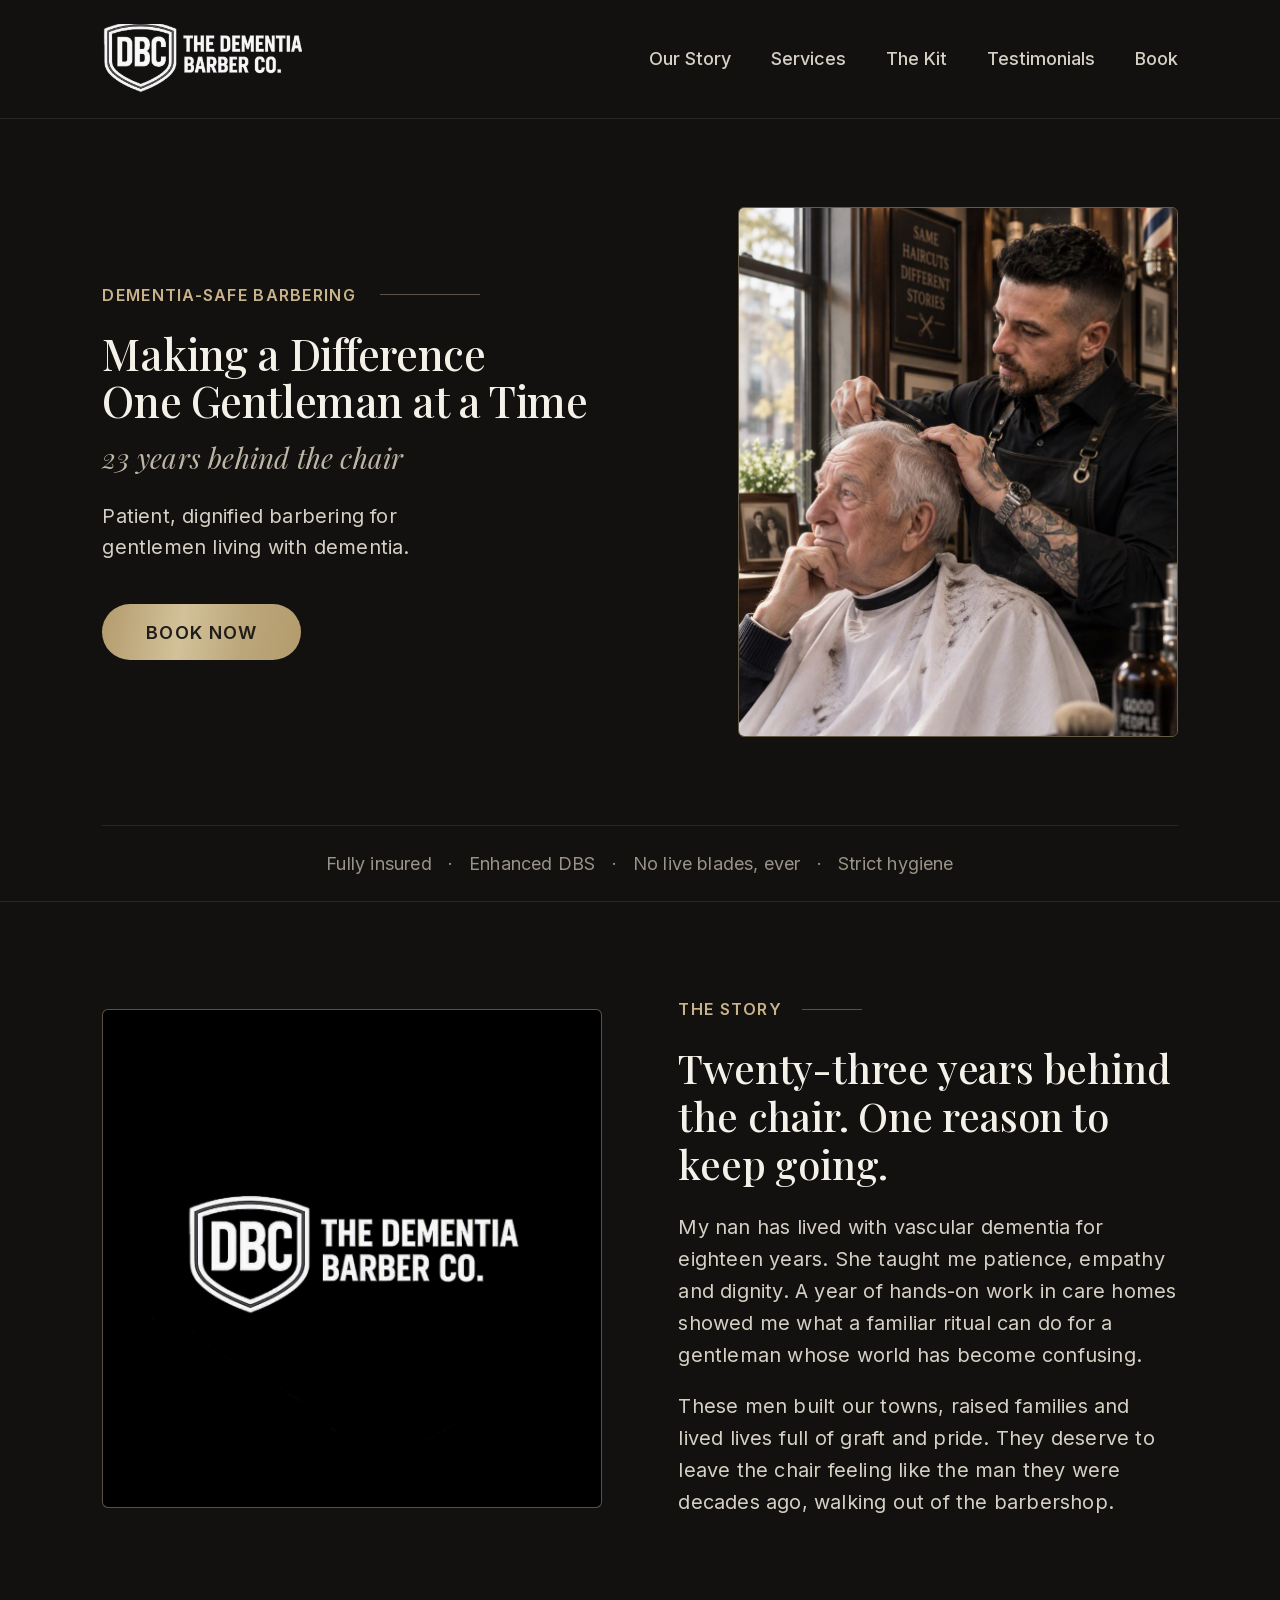
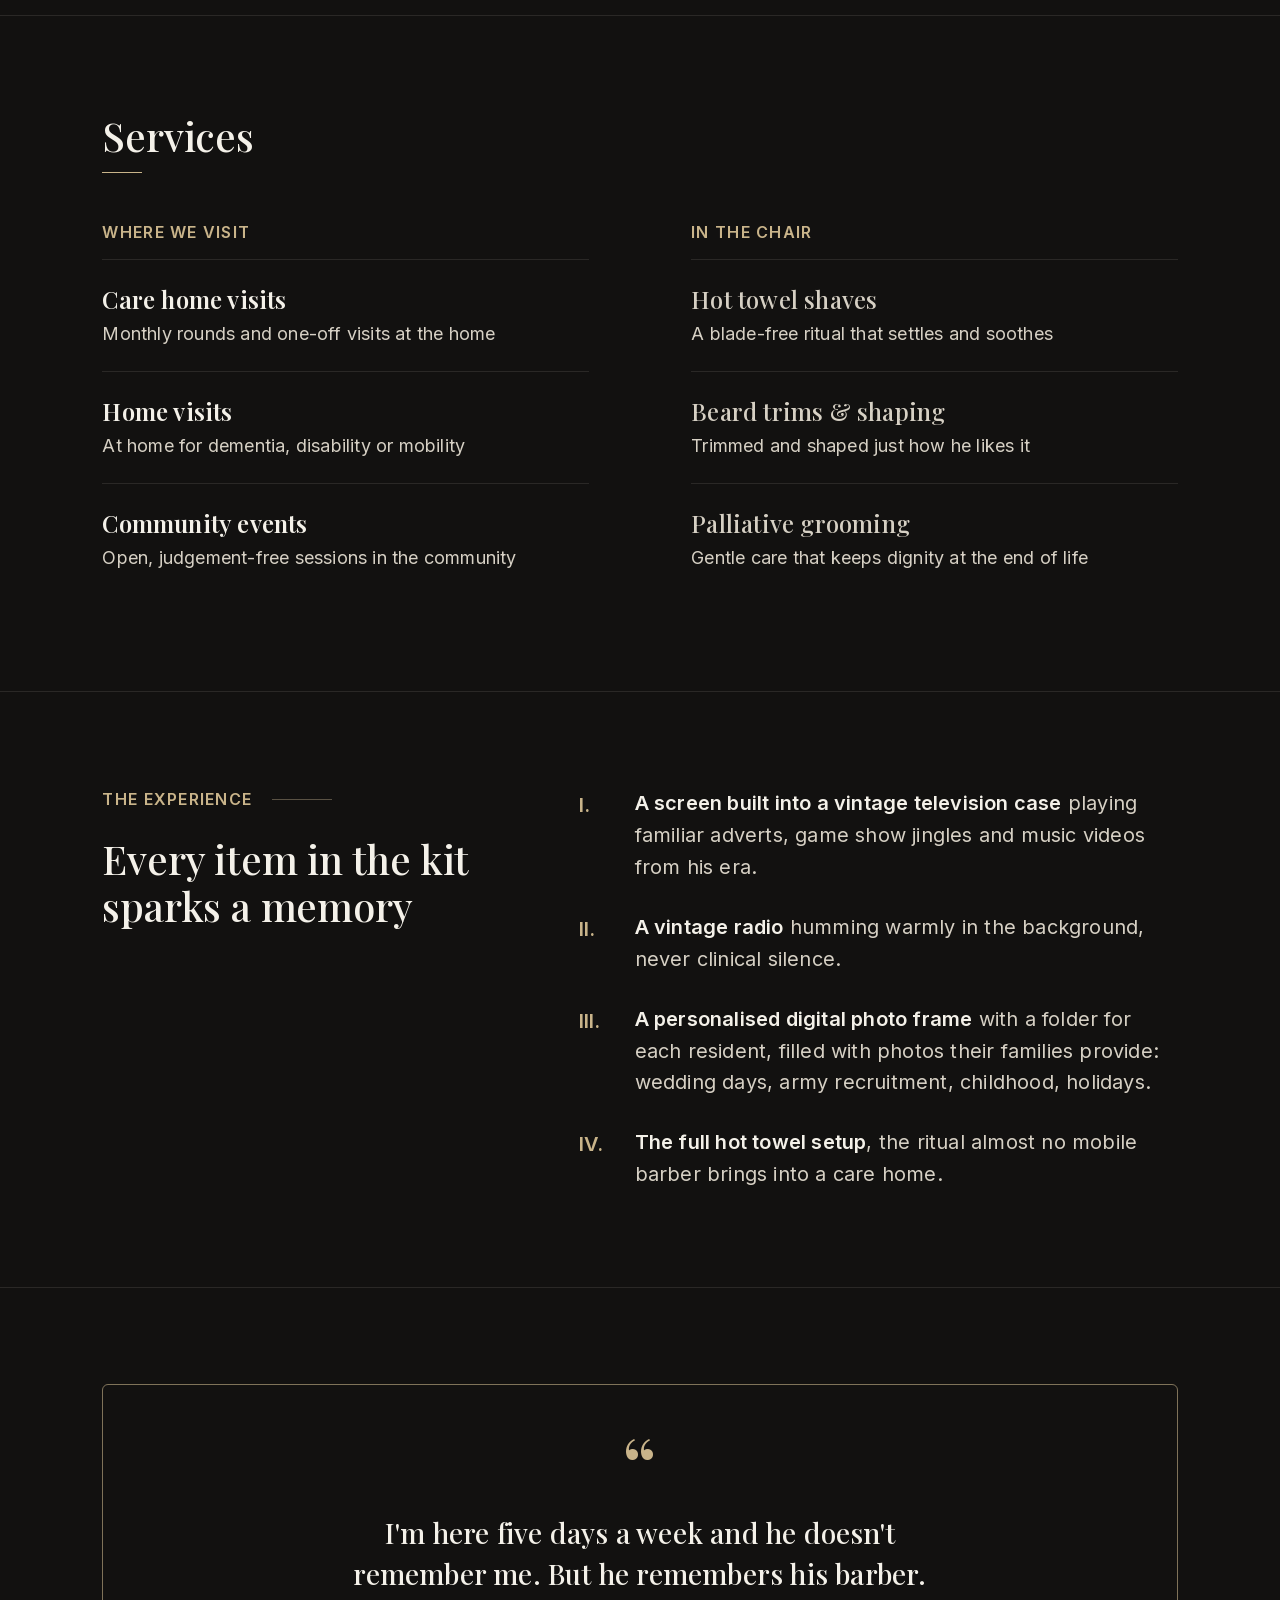
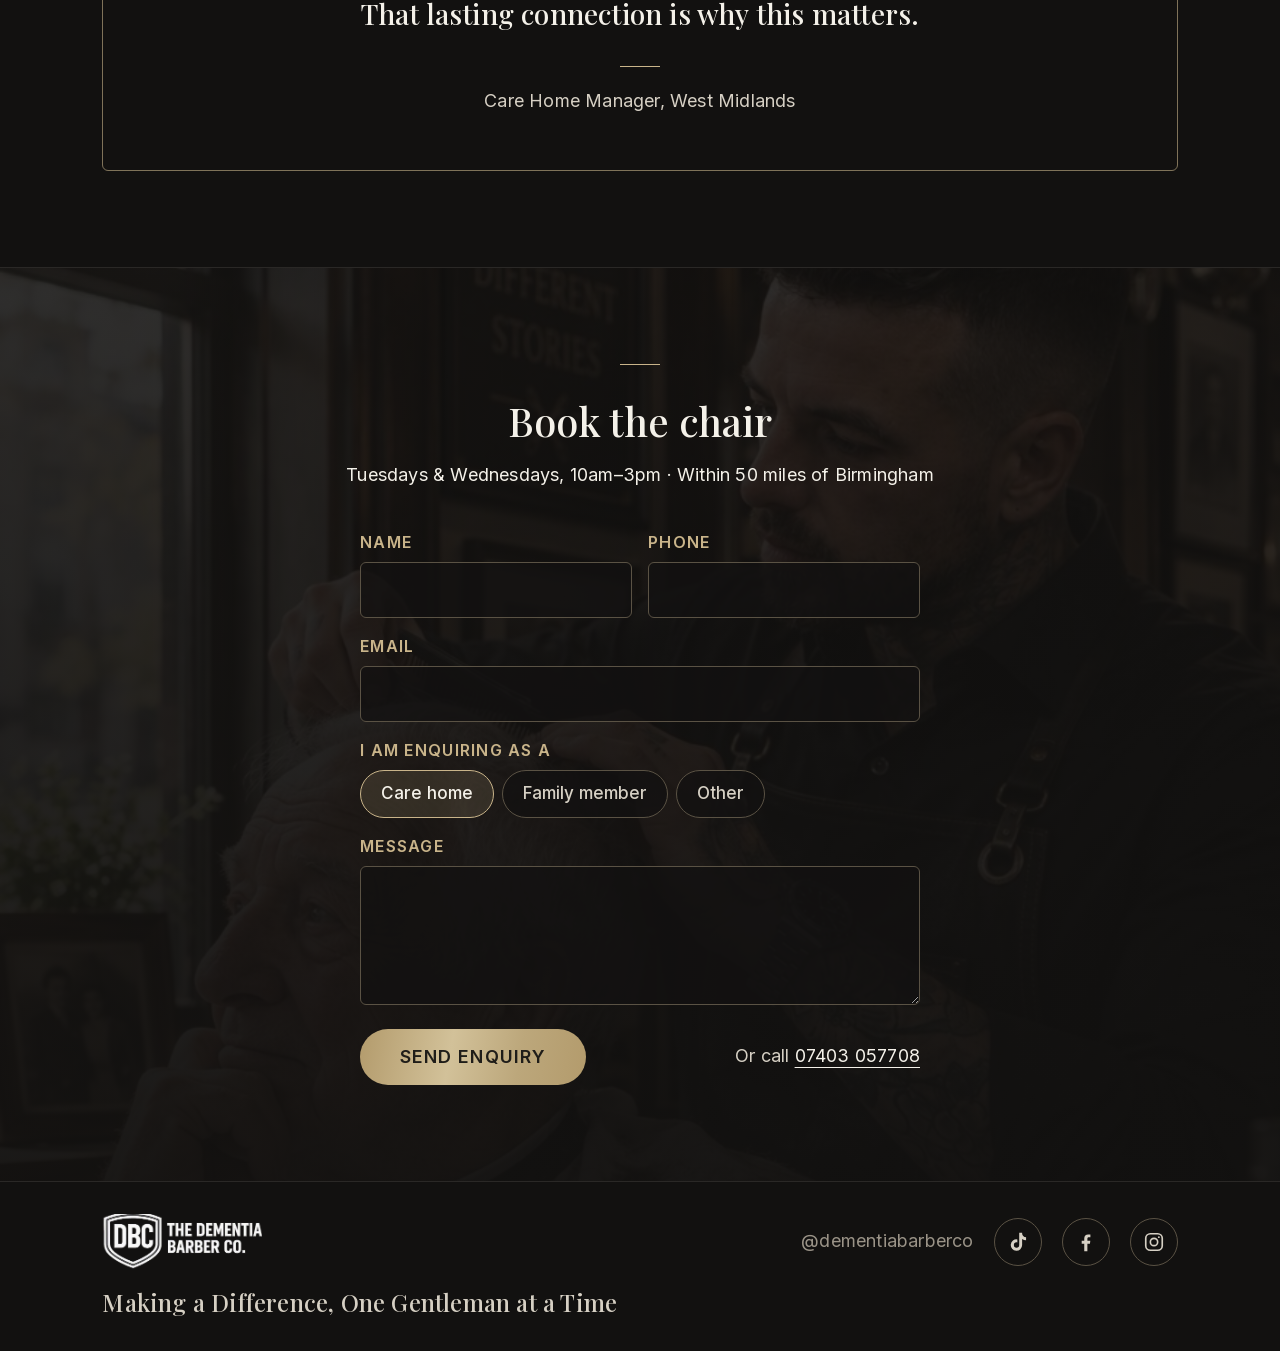
<file: index.html>
<!DOCTYPE html>
<html lang="en-GB">
<head>
  <meta charset="utf-8">
  <meta name="viewport" content="width=device-width, initial-scale=1">
  <title>The Dementia Barber Co. | Dementia-safe barbering in the West Midlands</title>
  <meta name="description" content="Patient, dignified barbering for gentlemen living with dementia. Care home and home visits within 50 miles of Birmingham. 23 years behind the chair.">
  <meta name="theme-color" content="#121110">
  <meta property="og:title" content="The Dementia Barber Co.">
  <meta property="og:description" content="Making a difference, one gentleman at a time. Dementia-safe barbering for care homes and families.">
  <meta property="og:type" content="website">
  <meta property="og:image" content="images/chris-at-the-chair.jpg">
  <link rel="icon" type="image/png" href="images/favicon.png">
  <link rel="apple-touch-icon" href="images/apple-touch-icon.png">
  <link rel="preload" href="fonts/playfair-latin.woff2" as="font" type="font/woff2" crossorigin>
  <link rel="preload" href="fonts/inter-latin.woff2" as="font" type="font/woff2" crossorigin>
  <link rel="stylesheet" href="styles.css">
  <script>document.documentElement.classList.add('js');</script>
</head>
<body>
  <a class="skip-link" href="#main">Skip to content</a>

  <header class="hdr wrap">
    <a href="#top" class="logo-wrap" aria-label="The Dementia Barber Co. home">
      <img src="images/logo.jpg" alt="" width="1060" height="773">
    </a>
    <nav class="site-nav" aria-label="Main">
      <a href="#story">Our Story</a>
      <a href="#services">Services</a>
      <a href="#kit">The Kit</a>
      <a href="#testimonials">Testimonials</a>
      <a href="#book">Book</a>
    </nav>
    <button type="button" class="nav-burger" aria-label="Open menu" aria-expanded="false" aria-controls="mobile-menu">
      <span></span><span></span><span></span>
    </button>
  </header>
  <nav id="mobile-menu" class="mobile-menu" aria-label="Main" hidden>
    <a href="#story">Our Story</a>
    <a href="#services">Services</a>
    <a href="#kit">The Kit</a>
    <a href="#testimonials">Testimonials</a>
    <a href="#book">Book</a>
  </nav>

  <main id="main">
    <div id="top" class="wrap">
      <section class="sec hero">
        <div class="hero-text">
          <p class="eyebrow hero-label"><span>Dementia-Safe Barbering</span><span class="rule" aria-hidden="true"></span></p>
          <h1 class="hero-h1"><span>Making a Difference</span> <span>One Gentleman at a Time</span></h1>
          <p class="hero-sub">23 years behind the chair</p>
          <p class="hero-lede">Patient, dignified barbering for gentlemen living with dementia.</p>
          <div class="cta-row">
            <a href="#book" class="btn">Book Now</a>
          </div>
        </div>
        <img class="hero-photo framed" src="images/chris-at-the-chair.jpg" width="880" height="1320"
             alt="Chris Floyd combing an older gentleman's hair in a barbershop">
      </section>

      <div class="sec trust-wrap">
        <ul class="trust" aria-label="Our standards">
          <li>Fully insured</li>
          <li>Enhanced DBS</li>
          <li>No live blades, ever</li>
          <li>Strict hygiene</li>
        </ul>
      </div>

      <section id="story" class="sec grid2 story">
        <div class="side-img framed">
          <img src="images/logo.jpg" alt="The Dementia Barber Co. logo" width="1060" height="773" loading="lazy">
        </div>
        <div>
          <p class="eyebrow"><span>The Story</span><span class="rule rule-sm" aria-hidden="true"></span></p>
          <h2>Twenty-three years behind the chair. One reason to keep going.</h2>
          <p class="measure">My nan has lived with vascular dementia for eighteen years. She taught me patience, empathy and dignity. A year of hands-on work in care homes showed me what a familiar ritual can do for a gentleman whose world has become confusing.</p>
          <p class="measure">These men built our towns, raised families and lived lives full of graft and pride. They deserve to leave the chair feeling like the man they were decades ago, walking out of the barbershop.</p>
        </div>
      </section>

      <section id="services" class="sec">
        <div class="svc-head">
          <h2>Services</h2>
          <span class="rule rule-gold" aria-hidden="true"></span>
        </div>
        <div class="svc-grid">
          <div>
            <h3 class="eyebrow">Where we visit</h3>
            <dl class="svc-list">
              <div><dt>Care home visits</dt><dd>Monthly rounds and one-off visits at the home</dd></div>
              <div><dt>Home visits</dt><dd>At home for dementia, disability or mobility</dd></div>
              <div><dt>Community events</dt><dd>Open, judgement-free sessions in the community</dd></div>
            </dl>
          </div>
          <div>
            <h3 class="eyebrow">In the chair</h3>
            <dl class="svc-list svc-list-soft">
              <div><dt>Hot towel shaves</dt><dd>A blade-free ritual that settles and soothes</dd></div>
              <div><dt>Beard trims &amp; shaping</dt><dd>Trimmed and shaped just how he likes it</dd></div>
              <div><dt>Palliative grooming</dt><dd>Gentle care that keeps dignity at the end of life</dd></div>
            </dl>
          </div>
        </div>
      </section>

      <section id="kit" class="sec grid2 kit">
        <div>
          <p class="eyebrow"><span>The Experience</span><span class="rule rule-sm" aria-hidden="true"></span></p>
          <h2>Every item in the kit sparks a memory</h2>
        </div>
        <ol class="kit-list">
          <li><span class="num" aria-hidden="true">I.</span><span><strong>A screen built into a vintage television case</strong> playing familiar adverts, game show jingles and music videos from his era.</span></li>
          <li><span class="num" aria-hidden="true">II.</span><span><strong>A vintage radio</strong> humming warmly in the background, never clinical silence.</span></li>
          <li><span class="num" aria-hidden="true">III.</span><span><strong>A personalised digital photo frame</strong> with a folder for each resident, filled with photos their families provide: wedding days, army recruitment, childhood, holidays.</span></li>
          <li><span class="num" aria-hidden="true">IV.</span><span><strong>The full hot towel setup</strong>, the ritual almost no mobile barber brings into a care home.</span></li>
        </ol>
      </section>

      <section id="testimonials" class="sec" aria-label="Testimonials">
        <figure class="quote">
          <div class="quote-mark" aria-hidden="true">&ldquo;</div>
          <blockquote>I'm here five days a week and he doesn't remember me. But he remembers his barber. That lasting connection is why this matters.</blockquote>
          <span class="rule rule-gold rule-center" aria-hidden="true"></span>
          <figcaption>Care Home Manager, West Midlands</figcaption>
        </figure>
      </section>

      <section id="book" class="sec book">
        <img class="book-bg" src="images/chris-at-the-chair.jpg" alt="" aria-hidden="true" loading="lazy">
        <div class="book-inner">
          <span class="rule rule-gold rule-center" aria-hidden="true"></span>
          <h2>Book the chair</h2>
          <p class="book-meta">Tuesdays &amp; Wednesdays, 10am–3pm · Within 50 miles of Birmingham</p>

          <div class="form-done" role="status" hidden>
            <p class="form-done-title">Thank you</p>
            <p>Your email app should now be open with your message ready to send. Chris will be in touch soon.</p>
          </div>

          <form class="enquiry" action="mailto:dementiabarberco@outlook.com" method="post" enctype="text/plain">
            <div class="form-row">
              <label class="field">Name<input name="name" type="text" required autocomplete="name"></label>
              <label class="field">Phone<input name="phone" type="tel" autocomplete="tel"></label>
            </div>
            <label class="field">Email<input name="email" type="email" required autocomplete="email"></label>
            <fieldset class="field choice">
              <legend>I am enquiring as a</legend>
              <div class="choice-row">
                <label><input type="radio" name="type" value="Care home" checked><span>Care home</span></label>
                <label><input type="radio" name="type" value="Family member"><span>Family member</span></label>
                <label><input type="radio" name="type" value="Other"><span>Other</span></label>
              </div>
            </fieldset>
            <label class="field">Message<textarea name="message" rows="4" required></textarea></label>
            <div class="form-foot">
              <button type="submit" class="btn">Send enquiry</button>
              <p>Or call <a href="tel:07403057708">07403 057708</a></p>
            </div>
          </form>
        </div>
      </section>
    </div>
  </main>

  <footer class="sec ftr wrap">
    <div class="ftr-logo"><img src="images/logo.jpg" alt="The Dementia Barber Co." width="1060" height="773" loading="lazy"></div>
    <div class="social">
      <span>@dementiabarberco</span>
      <a href="https://www.tiktok.com/@dementiabarberco" target="_blank" rel="noopener" aria-label="TikTok"><svg width="22" height="22" viewBox="0 0 24 24" fill="currentColor" aria-hidden="true"><path d="M16.5 2h-3.2v13.3a2.9 2.9 0 1 1-2.9-2.9c.3 0 .6 0 .9.1V9.2a6.2 6.2 0 1 0 5.2 6.1V8.6a7.4 7.4 0 0 0 4.3 1.4V6.8A4.4 4.4 0 0 1 16.5 2z"/></svg></a>
      <a href="https://www.facebook.com/dementiabarberco" target="_blank" rel="noopener" aria-label="Facebook"><svg width="22" height="22" viewBox="0 0 24 24" fill="currentColor" aria-hidden="true"><path d="M13.5 22v-8.2h2.8l.4-3.3h-3.2V8.4c0-.9.3-1.6 1.6-1.6h1.7V3.9c-.3 0-1.3-.1-2.5-.1-2.5 0-4.2 1.5-4.2 4.3v2.4H7.3v3.3h2.8V22h3.4z"/></svg></a>
      <a href="https://www.instagram.com/dementiabarberco" target="_blank" rel="noopener" aria-label="Instagram"><svg width="22" height="22" viewBox="0 0 24 24" fill="none" stroke="currentColor" stroke-width="1.8" aria-hidden="true"><rect x="3" y="3" width="18" height="18" rx="5"/><circle cx="12" cy="12" r="4"/><circle cx="17.3" cy="6.7" r="1" fill="currentColor" stroke="none"/></svg></a>
    </div>
    <p class="ftr-tag">Making a Difference, One Gentleman at a Time</p>
  </footer>

  <script src="app.js"></script>
</body>
</html>
</file>
<file: styles.css>
/* ============================================================
   The Dementia Barber Co. — one-page site
   ============================================================ */

@font-face {
  font-family: 'Inter';
  font-style: normal;
  font-weight: 400 600;
  font-display: swap;
  src: url('fonts/inter-latin.woff2') format('woff2');
}
@font-face {
  font-family: 'Playfair Display';
  font-style: normal;
  font-weight: 500 600;
  font-display: swap;
  src: url('fonts/playfair-latin.woff2') format('woff2');
}
@font-face {
  font-family: 'Playfair Display';
  font-style: italic;
  font-weight: 400;
  font-display: swap;
  src: url('fonts/playfair-italic-latin.woff2') format('woff2');
}

:root {
  --bg: #121110;
  --ink: #D6D0C4;
  --ink-bright: #F4F1E9;
  --ink-soft: #BDB5A6;
  --ink-muted: #9A9387;
  --line: #2A2826;
  --line-strong: #5A5244;
  --gold: #C9B48A;
  --gold-frame: rgba(201, 180, 138, .45);
  --gold-frame-strong: rgba(201, 180, 138, .6);
  --gold-grad: linear-gradient(100deg, #B39B6C 0%, #D2C199 40%, #BCA77B 70%, #B39B6C 100%);
  --btn-ink: #1F1D19;
  --serif: 'Playfair Display', Georgia, serif;
  --sans: Inter, system-ui, sans-serif;
  --gutter: clamp(1.5rem, 8vw, 7.5rem);
  --sec-y: clamp(4rem, 8vw, 6rem);
}

*, *::before, *::after { box-sizing: border-box; min-width: 0; }
html { -webkit-font-smoothing: antialiased; -moz-osx-font-smoothing: grayscale; scroll-behavior: smooth; scroll-padding-top: 8px; }
body {
  margin: 0;
  background: var(--bg);
  color: var(--ink);
  font-family: var(--sans);
  font-size: clamp(1.125rem, 1.07rem + 0.22vw, 1.25rem);
  line-height: 1.6;
  letter-spacing: 0.01em;
  overflow-x: hidden;
}
img { max-width: 100%; display: block; }
a { color: var(--ink); text-decoration: none; }
a:hover { color: var(--ink-bright); }
:focus-visible { outline: 2px solid var(--gold); outline-offset: 3px; }
h1, h2, h3, p, figure, blockquote, dl, dd, ol, ul { margin: 0; }

.skip-link {
  position: absolute; left: 1rem; top: -4rem; z-index: 10;
  background: var(--ink-bright); color: var(--bg); padding: .75rem 1.25rem; border-radius: 6px; font-weight: 600;
}
.skip-link:focus { top: 1rem; color: var(--bg); }

.wrap { max-width: 1440px; margin: 0 auto; }
.sec { padding: var(--sec-y) var(--gutter); border-top: 1px solid var(--line); }

h2 {
  font-family: var(--serif); font-weight: 500;
  font-size: clamp(2rem, 1.79rem + 0.88vw, 2.5rem);
  line-height: 1.2; letter-spacing: -0.005em;
  color: var(--ink-bright); margin-bottom: 1.5rem; text-wrap: pretty;
}
.measure { max-width: 65ch; }
.measure + .measure { margin-top: 1em; }

.eyebrow {
  display: flex; align-items: center; gap: 1.25rem; margin-bottom: 1.5rem;
  font-family: var(--sans); font-size: 1rem; font-weight: 600; letter-spacing: 0.08em;
  line-height: 1.4; text-transform: uppercase; color: var(--gold);
}
.rule { display: block; width: 100px; height: 1px; background: var(--line-strong); }
.rule-sm { width: 60px; }
.rule-gold { width: 40px; background: var(--gold); }
.rule-center { margin: 0 auto; }
.framed { border: 1px solid var(--gold-frame); border-radius: 6px; }

.btn {
  display: inline-flex; align-items: center; justify-content: center;
  min-height: 3.5rem; padding: 1rem 2.75rem; border: none; border-radius: 999px; cursor: pointer;
  background: var(--gold-grad); color: var(--btn-ink);
  font-family: var(--sans); font-weight: 600; font-size: 1.125rem; line-height: 1.2;
  letter-spacing: 0.06em; text-transform: uppercase; white-space: nowrap;
  transition: filter .2s;
}
.btn:hover { color: var(--btn-ink); filter: brightness(1.08); }

/* ---------- Header ---------- */
.hdr {
  display: flex; align-items: center; justify-content: space-between; gap: 1.5rem;
  padding: 1.5rem var(--gutter); border-bottom: 1px solid var(--line);
}
.logo-wrap, .ftr-logo { display: block; position: relative; overflow: hidden; flex: none; width: 200px; height: 70px; }
.logo-wrap img, .ftr-logo img {
  /* The wordmark spans ~66% of the source image, so 150% fills the box without clipping */
  position: absolute; left: 50%; top: 50%; width: 150%; max-width: none; height: auto;
  transform: translate(-50%, -50%); mix-blend-mode: screen; pointer-events: none;
}
.site-nav { display: flex; flex-wrap: wrap; justify-content: flex-end; align-items: center; gap: 1rem 2.5rem; font-size: 1.125rem; font-weight: 500; letter-spacing: 0; }
.nav-burger {
  display: none; flex-direction: column; justify-content: center; align-items: center; gap: 6px;
  background: none; border: none; padding: .75rem; margin-right: -.75rem; min-width: 48px; min-height: 48px; cursor: pointer;
}
.nav-burger span { display: block; width: 30px; height: 3px; background: #E9E4D8; border-radius: 2px; transition: transform .2s, opacity .2s; }
.nav-burger[aria-expanded="true"] span:nth-child(1) { transform: translateY(9px) rotate(45deg); }
.nav-burger[aria-expanded="true"] span:nth-child(2) { opacity: 0; }
.nav-burger[aria-expanded="true"] span:nth-child(3) { transform: translateY(-9px) rotate(-45deg); }
.mobile-menu {
  display: flex; flex-direction: column; text-align: center;
  padding: 0 var(--gutter); border-bottom: 1px solid var(--line); font-size: 1.25rem; font-weight: 500; letter-spacing: 0;
}
.mobile-menu[hidden] { display: none; }
.mobile-menu a { padding: 1.125rem 0; border-bottom: 1px solid var(--line); }
.mobile-menu a:last-child { border-bottom: none; }

/* ---------- Hero ---------- */
.hero {
  border-top: none;
  padding-block: clamp(3.5rem, 8vw, 5.5rem);
  display: grid; grid-template-columns: minmax(0, 1.2fr) minmax(300px, 440px);
  gap: clamp(2.5rem, 5vw, 4rem); align-items: center;
}
.hero-text { display: flex; flex-direction: column; max-width: 800px; }
.hero-label { gap: 1.5rem; }
.hero-label span:first-child { white-space: nowrap; }
.hero-h1 {
  font-family: var(--serif); font-weight: 500;
  font-size: clamp(2.25rem, (100vw - 744px) / 12.5, 3.75rem);
  line-height: 1.1; letter-spacing: -0.01em; color: var(--ink-bright);
  margin-bottom: 1rem; text-wrap: balance;
}
.hero-h1 span { display: block; }
.hero-sub {
  font-family: var(--serif); font-style: italic; font-weight: 400;
  font-size: clamp(1.5rem, 1.39rem + 0.44vw, 1.75rem); line-height: 1.3; color: var(--ink-soft); margin-bottom: 1.5rem;
}
.hero-lede { max-width: 32ch; margin-bottom: 2.5rem; }
.cta-row { display: flex; flex-wrap: wrap; gap: 1rem; }
.hero-photo { width: 100%; max-width: 440px; aspect-ratio: 440 / 530; height: auto; object-fit: cover; object-position: center 30%; justify-self: end; }

.trust-wrap { padding-block: 0; border-top: none; }
.trust {
  list-style: none; padding: 1.5rem 0; border-top: 1px solid var(--line);
  display: flex; flex-wrap: wrap; justify-content: center; gap: .5rem 1rem;
  font-size: 1.125rem; line-height: 1.5; color: var(--ink-muted); text-align: center;
}
.trust li + li::before { content: '·'; margin-right: 1rem; }

/* ---------- Story / Kit ---------- */
.grid2 { display: grid; grid-template-columns: minmax(0, 1fr) minmax(0, 1fr); gap: clamp(2.5rem, 6vw, 5rem); align-items: center; }
.side-img { aspect-ratio: 1; display: flex; align-items: center; justify-content: center; background: #000; overflow: hidden; }
.side-img img { width: 120%; max-width: none; height: auto; mix-blend-mode: screen; }

.kit { grid-template-columns: minmax(0, .8fr) minmax(0, 1.2fr); align-items: start; }
.kit h2 { margin-bottom: 0; }
.kit-list { list-style: none; padding: 0; display: grid; gap: 1.75rem; max-width: 65ch; }
.kit-list li { display: flex; gap: 1.25rem; }
.kit-list .num { font-weight: 600; font-size: 1.25rem; line-height: 1.6; color: var(--gold); min-width: 2.25rem; padding-top: .05em; }
.kit-list strong { color: var(--ink-bright); font-weight: 600; }

/* ---------- Services ---------- */
.svc-head { display: flex; flex-direction: column; align-items: flex-start; gap: .75rem; margin-bottom: 3rem; }
.svc-head h2 { margin: 0; }
.svc-grid { display: grid; grid-template-columns: minmax(0, 1fr) minmax(0, 1fr); gap: 3rem clamp(3rem, 8vw, 7rem); align-items: start; }
.svc-grid .eyebrow { margin-bottom: 1rem; }
.svc-list > div { padding: 1.5rem 0; border-top: 1px solid var(--line); }
.svc-list dt { font-family: var(--serif); font-weight: 600; font-size: 1.5rem; line-height: 1.25; color: var(--ink-bright); }
.svc-list-soft dt { font-weight: 500; color: var(--ink); }
.svc-list dd { font-size: 1.125rem; line-height: 1.5; margin-top: 6px; max-width: 48ch; }

/* ---------- Testimonial ---------- */
.quote {
  border: 1px solid var(--gold-frame-strong); border-radius: 6px; text-align: center;
  padding: clamp(2rem, 5vw, 3.5rem) clamp(1.25rem, 5vw, 4rem);
}
.quote-mark { font-family: var(--serif); font-size: 5rem; line-height: .6; color: var(--gold); margin-bottom: 1.5rem; }
.quote blockquote {
  font-family: var(--serif); font-weight: 500; font-size: clamp(1.5rem, 1.39rem + 0.44vw, 1.75rem);
  line-height: 1.45; color: var(--ink-bright); max-width: 36ch; margin: 0 auto 2rem; text-wrap: pretty;
}
.quote figcaption { font-size: 1.125rem; line-height: 1.5; margin-top: 1.25rem; }

/* ---------- Book ---------- */
.book { position: relative; overflow: hidden; padding: 0; }
.book-bg { position: absolute; inset: 0; width: 100%; height: 100%; object-fit: cover; object-position: center 30%; opacity: .28; }
.book::after { content: ''; position: absolute; inset: 0; background: linear-gradient(180deg, rgba(18,17,16,.55), rgba(18,17,16,.88)); }
.book-inner { position: relative; z-index: 1; padding: var(--sec-y) var(--gutter); text-align: center; }
.book-inner > .rule { margin-bottom: 2rem; }
.book h2 { margin-bottom: 1rem; }
.book-meta { font-size: 1.125rem; color: var(--ink-bright); margin-bottom: 2.5rem; }

.enquiry { max-width: 560px; margin: 0 auto; display: grid; gap: 1rem; text-align: left; }
.form-row { display: grid; grid-template-columns: 1fr 1fr; gap: 1rem; }
.field {
  display: grid; gap: .4rem; border: 0; padding: 0; margin: 0;
  font-size: 1rem; font-weight: 600; letter-spacing: .08em; text-transform: uppercase; color: var(--gold);
}
.field input:not([type="radio"]), .field textarea {
  width: 100%; min-height: 3.5rem; padding: 0 1rem;
  background: rgba(18,17,16,.75); border: 1px solid var(--line-strong); border-radius: 6px;
  color: var(--ink-bright); font-family: var(--sans); font-size: 1.125rem; letter-spacing: 0; text-transform: none;
}
.field textarea { padding: .9rem 1rem; line-height: 1.5; resize: vertical; }
.field input:focus, .field textarea:focus { border-color: var(--gold); outline: none; }
.choice legend { padding: 0; margin-bottom: .4rem; }
.choice-row { display: flex; flex-wrap: wrap; gap: .5rem; }
.choice-row label { position: relative; cursor: pointer; }
.choice-row input { position: absolute; opacity: 0; inset: 0; margin: 0; cursor: pointer; }
.choice-row span {
  display: inline-flex; align-items: center; min-height: 3rem; padding: 0 1.25rem;
  border: 1px solid var(--line-strong); border-radius: 999px; background: rgba(18,17,16,.75);
  color: var(--ink); font-size: 1.0625rem; font-weight: 500; letter-spacing: 0; text-transform: none;
  transition: border-color .15s, color .15s, background .15s;
}
.choice-row label:hover span { border-color: var(--gold); }
.choice-row input:checked + span { border-color: var(--gold); color: var(--ink-bright); background: rgba(201,180,138,.14); }
.choice-row input:focus-visible + span { outline: 2px solid var(--gold); outline-offset: 3px; }
.form-foot { display: flex; flex-wrap: wrap; align-items: center; justify-content: space-between; gap: 1rem; margin-top: .5rem; }
.form-foot .btn { padding-inline: 2.5rem; }
.form-foot p, .form-foot a { font-size: 1.125rem; }
.form-foot a { color: var(--ink-bright); text-decoration: underline; text-underline-offset: .25em; }
.form-done { max-width: 560px; margin: 0 auto; padding: 2rem; border: 1px solid var(--gold-frame-strong); border-radius: 6px; background: rgba(18,17,16,.6); }
.form-done[hidden] { display: none; }
.form-done-title { font-family: var(--serif); font-weight: 500; font-size: 1.75rem; color: var(--ink-bright); margin-bottom: .5rem; }

/* ---------- Footer ---------- */
.ftr { padding-block: 2rem; display: flex; flex-wrap: wrap; align-items: center; justify-content: space-between; gap: 1rem 2rem; }
.ftr-logo { width: 160px; height: 56px; }
.social { display: flex; align-items: center; gap: 1.25rem; }
.social span { font-size: 1.125rem; color: var(--ink-muted); }
.social a {
  display: inline-flex; align-items: center; justify-content: center; width: 48px; height: 48px;
  border: 1px solid var(--line-strong); border-radius: 50%; transition: border-color .15s, color .15s;
}
.social a:hover { border-color: var(--gold); color: var(--ink-bright); }
.ftr-tag { font-family: var(--serif); font-weight: 500; font-size: 1.5rem; line-height: 1.4; }

/* ---------- Responsive ---------- */
@media (min-width: 1151px) { .mobile-menu { display: none !important; } }
@media (max-width: 1150px) {
  .js .site-nav { display: none; }
  .js .nav-burger { display: flex; }
  .hdr { flex-wrap: wrap; }
  .logo-wrap { width: 160px; height: 56px; }
  .hero { grid-template-columns: 1fr; text-align: center; justify-items: center; }
  .hero-text { align-items: center; max-width: 560px; width: 100%; }
  .hero-h1 { font-size: clamp(2.25rem, 1.5rem + 3.2vw, 3rem); }
  .hero-label { width: 100%; justify-content: center; }
  .hero-label::before { content: ''; flex: 1; height: 1px; background: var(--line-strong); }
  .hero-label .rule { flex: 1; width: auto; }
  .cta-row { flex-direction: column; width: 100%; }
  .cta-row .btn { width: 100%; }
  .hero-photo { justify-self: center; max-width: 560px; }
  .grid2, .kit, .svc-grid, .form-row { grid-template-columns: 1fr; }
  .story .side-img { order: 2; max-width: 440px; width: 100%; margin: 0 auto; }
}
@media (max-width: 480px) {
  .hero-h1 { font-size: 2.125rem; }
  .hero-h1 span:last-child { max-width: 7.5em; margin: 0 auto; }
  .hero-label { gap: 1rem; }
}

@media (prefers-reduced-motion: reduce) {
  html { scroll-behavior: auto; }
  *, *::before, *::after { transition: none !important; }
}

@media print {
  .hdr nav, .nav-burger, .mobile-menu, .book-bg, .book::after, .enquiry, .social a { display: none !important; }
  body { background: #fff; color: #000; }
  h1, h2, .hero-h1, .quote blockquote, strong { color: #000 !important; }
}
</file>
